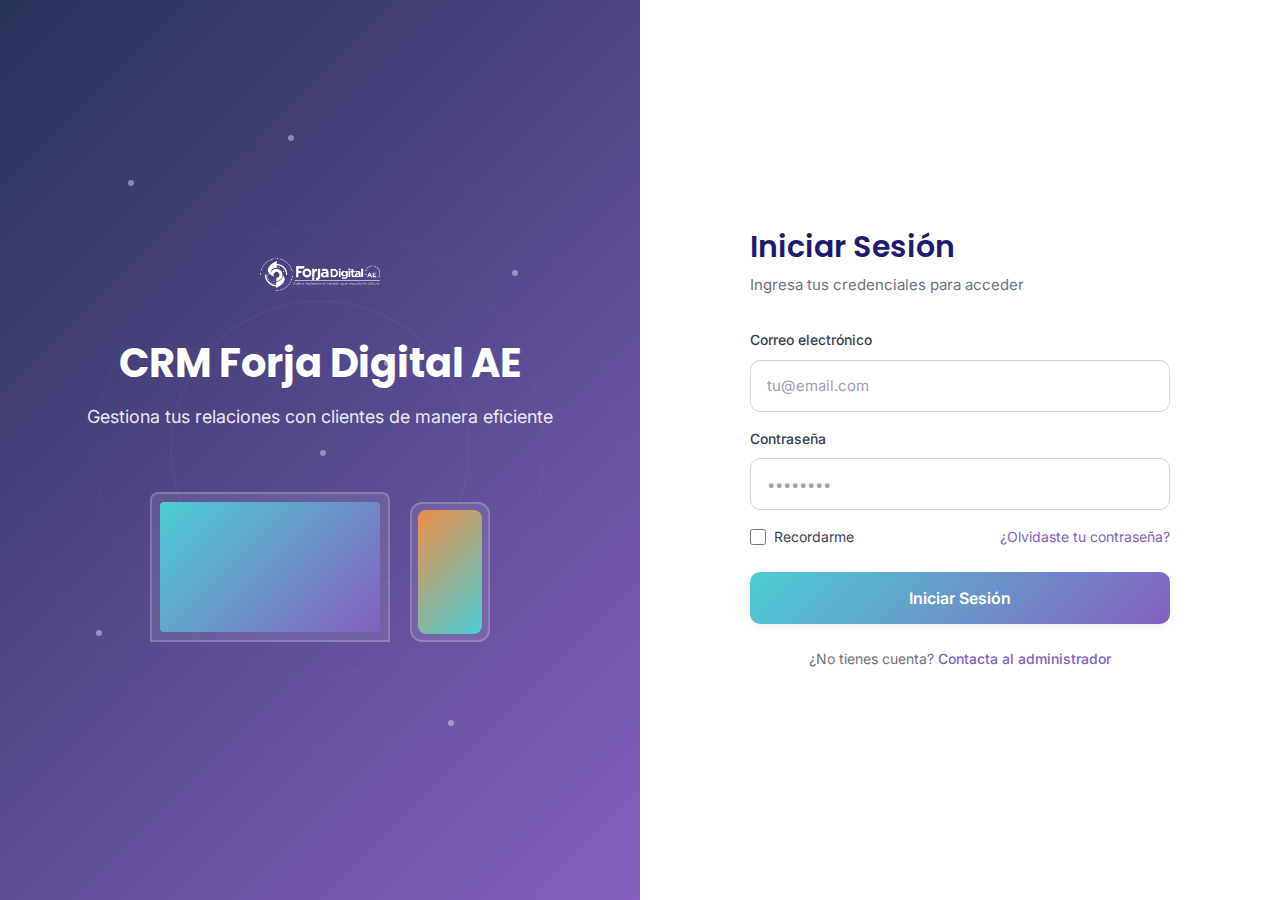
<file: index.html>
<!DOCTYPE html>
<html lang="es">
<head>
    <meta charset="UTF-8">
    <meta name="viewport" content="width=device-width, initial-scale=1.0">
    <title>Login - CRM Forja Digital AE</title>
    
    <!-- Google Fonts -->
    <link rel="preconnect" href="https://fonts.googleapis.com">
    <link rel="preconnect" href="https://fonts.gstatic.com" crossorigin>
    <link href="https://fonts.googleapis.com/css2?family=Inter:wght@400;500;600;700&family=Poppins:wght@600;700&display=swap" rel="stylesheet">
    
    <!-- Styles -->
    <link rel="stylesheet" href="styles.css">
</head>
<body class="login-page">
    
    <!-- Contenedor Principal Split Screen -->
    <div class="login-container">
        
        <!-- Panel Izquierdo (Branding) -->
        <div class="login-left">
            <!-- Órbitas Animadas de Fondo -->
            <div class="orbit-container">
                <div class="orbit orbit-1"></div>
                <div class="orbit orbit-2"></div>
                <div class="orbit orbit-3"></div>
            </div>
            
            <!-- Partículas Flotantes -->
            <div class="particles">
                <div class="particle"></div>
                <div class="particle"></div>
                <div class="particle"></div>
                <div class="particle"></div>
                <div class="particle"></div>
                <div class="particle"></div>
                <div class="particle"></div>
                <div class="particle"></div>
            </div>
            
            <!-- Contenido del Panel -->
            <div class="login-left-content">
                <!-- Logo -->
                <div class="logo-container">
                    <img src="LOGO COLOR.png" alt="Forja Digital AE" class="logo-large">
                </div>
                
                <!-- Título y Subtítulo -->
                <div class="branding-text">
                    <h1 class="branding-title">CRM Forja Digital AE</h1>
                    <p class="branding-subtitle">Gestiona tus relaciones con clientes de manera eficiente</p>
                </div>
                
                <!-- Ilustración decorativa -->
                <div class="illustration">
                    <div class="mockup-container">
                        <div class="mockup-laptop">
                            <div class="laptop-screen"></div>
                        </div>
                        <div class="mockup-mobile">
                            <div class="mobile-screen"></div>
                        </div>
                    </div>
                </div>
            </div>
        </div>
        
        <!-- Panel Derecho (Formulario) -->
        <div class="login-right">
            <div class="login-form-container">
                
                <!-- Logo pequeño móvil -->
                <div class="logo-mobile">
                    <img src="LOGO COLOR.png" alt="Forja Digital AE">
                </div>
                
                <!-- Título -->
                <h2 class="login-title">Iniciar Sesión</h2>
                <p class="login-subtitle">Ingresa tus credenciales para acceder</p>
                
                <!-- Formulario -->
                <form id="loginForm" class="login-form">
                    
                    <!-- Email -->
                    <div class="form-group">
                        <label for="email" class="form-label">Correo electrónico</label>
                        <input 
                            type="email" 
                            id="email" 
                            name="email" 
                            class="form-input" 
                            placeholder="tu@email.com"
                            required
                            autocomplete="email"
                        >
                    </div>
                    
                    <!-- Contraseña -->
                    <div class="form-group">
                        <label for="password" class="form-label">Contraseña</label>
                        <input 
                            type="password" 
                            id="password" 
                            name="password" 
                            class="form-input" 
                            placeholder="••••••••"
                            required
                            autocomplete="current-password"
                        >
                    </div>
                    
                    <!-- Recordarme -->
                    <div class="form-group-inline">
                        <label class="checkbox-label">
                            <input type="checkbox" id="remember" name="remember">
                            <span>Recordarme</span>
                        </label>
                        <a href="#" class="forgot-password">¿Olvidaste tu contraseña?</a>
                    </div>
                    
                    <!-- Mensaje de Error -->
                    <div id="errorMessage" class="error-message" style="display: none;">
                        <span class="error-icon">⚠</span>
                        <span class="error-text">Credenciales inválidas</span>
                    </div>
                    
                    <!-- Botón Submit -->
                    <button type="submit" class="btn-login" id="loginBtn">
                        <span class="btn-text">Iniciar Sesión</span>
                        <span class="btn-loader" style="display: none;">
                            <span class="spinner"></span>
                            Verificando...
                        </span>
                    </button>
                    
                </form>
                
                <!-- Footer -->
                <div class="login-footer">
                    <p class="footer-text">
                        ¿No tienes cuenta? 
                        <a href="#" class="footer-link">Contacta al administrador</a>
                    </p>
                </div>
                
            </div>
        </div>
        
    </div>
    
    <!-- JavaScript -->
    <script src="app.js"></script>
    
</body>
</html>
</file>
<file: styles.css>
/* =====================================================
   RESET Y VARIABLES
===================================================== */

* {
    margin: 0;
    padding: 0;
    box-sizing: border-box;
}

:root {
    /* Colores Institucionales Forja Digital AE */
    --azul-marino: #27325A;
    --azul-secundario: #33487A;
    --purpura: #8560C0;
    --naranja: #EE8028;
    --turquesa: #4CCED5;
    --rojo: #AA2F0C;
    --naranja-suave: #EC8E48;
    --azul-profundo: #1D1A70;
    --azul-noche: #152E57;
    --turquesa-claro: #73CFCE;
    
    /* Colores Complementarios */
    --blanco: #FFFFFF;
    --gris-claro: #F3F4F6;
    --gris-medio: #6B7280;
    --gris-oscuro: #374151;
    --verde: #10B981;
    --borde: #E5E7EB;
    --borde-medio: #D1D5DB;
    
    /* Tipografía */
    --font-heading: 'Poppins', sans-serif;
    --font-body: 'Inter', sans-serif;
    
    /* Sombras */
    --shadow-sm: 0 2px 8px rgba(39, 50, 90, 0.08);
    --shadow-md: 0 8px 24px rgba(39, 50, 90, 0.12);
    --shadow-lg: 0 16px 48px rgba(39, 50, 90, 0.16);
    
    /* Transiciones */
    --transition-fast: 0.2s ease;
    --transition-base: 0.3s cubic-bezier(0.4, 0, 0.2, 1);
}

body {
    font-family: var(--font-body);
    color: var(--azul-profundo);
    background: var(--gris-claro);
    line-height: 1.6;
    -webkit-font-smoothing: antialiased;
    -moz-osx-font-smoothing: grayscale;
}

h1, h2, h3, h4, h5, h6 {
    font-family: var(--font-heading);
    font-weight: 600;
    line-height: 1.2;
}


/* =====================================================
   LOGIN PAGE - SPLIT SCREEN
===================================================== */

.login-page {
    background: var(--blanco);
    overflow: hidden;
}

.login-container {
    display: flex;
    min-height: 100vh;
}


/* =====================================================
   PANEL IZQUIERDO (BRANDING)
===================================================== */

.login-left {
    position: relative;
    width: 50%;
    background: linear-gradient(135deg, var(--azul-marino) 0%, var(--purpura) 100%);
    display: flex;
    align-items: center;
    justify-content: center;
    padding: 60px;
    overflow: hidden;
}

/* Órbitas Animadas */
.orbit-container {
    position: absolute;
    top: 50%;
    left: 50%;
    transform: translate(-50%, -50%);
    width: 600px;
    height: 600px;
}

.orbit {
    position: absolute;
    top: 50%;
    left: 50%;
    transform: translate(-50%, -50%);
    border: 2px solid rgba(255, 255, 255, 0.1);
    border-radius: 50%;
    animation: orbitRotate 20s linear infinite;
}

.orbit-1 {
    width: 300px;
    height: 300px;
    opacity: 0.3;
}

.orbit-2 {
    width: 450px;
    height: 450px;
    opacity: 0.2;
    animation-duration: 30s;
}

.orbit-3 {
    width: 600px;
    height: 600px;
    opacity: 0.1;
    animation-duration: 40s;
}

@keyframes orbitRotate {
    from {
        transform: translate(-50%, -50%) rotate(0deg);
    }
    to {
        transform: translate(-50%, -50%) rotate(360deg);
    }
}

/* Partículas Flotantes */
.particles {
    position: absolute;
    width: 100%;
    height: 100%;
    overflow: hidden;
}

.particle {
    position: absolute;
    width: 6px;
    height: 6px;
    background: rgba(255, 255, 255, 0.4);
    border-radius: 50%;
    animation: drift 15s infinite;
}

.particle:nth-child(1) { top: 20%; left: 20%; animation-delay: 0s; }
.particle:nth-child(2) { top: 40%; left: 60%; animation-delay: 2s; }
.particle:nth-child(3) { top: 60%; left: 30%; animation-delay: 4s; }
.particle:nth-child(4) { top: 80%; left: 70%; animation-delay: 1s; }
.particle:nth-child(5) { top: 30%; left: 80%; animation-delay: 3s; }
.particle:nth-child(6) { top: 70%; left: 15%; animation-delay: 5s; }
.particle:nth-child(7) { top: 50%; left: 50%; animation-delay: 2.5s; }
.particle:nth-child(8) { top: 15%; left: 45%; animation-delay: 4.5s; }

@keyframes drift {
    0%, 100% {
        transform: translate(0, 0);
        opacity: 0;
    }
    10% {
        opacity: 0.4;
    }
    90% {
        opacity: 0.4;
    }
    25% {
        transform: translate(20px, -30px);
    }
    50% {
        transform: translate(-10px, -60px);
    }
    75% {
        transform: translate(-30px, -30px);
    }
}

/* Contenido del Panel Izquierdo */
.login-left-content {
    position: relative;
    z-index: 10;
    text-align: center;
    max-width: 500px;
}

.logo-container {
    margin-bottom: 40px;
    animation: fadeInDown 0.8s ease-out;
}

.logo-large {
    width: 120px;
    height: auto;
    filter: brightness(0) invert(1);
}

.branding-text {
    margin-bottom: 60px;
    animation: fadeInUp 0.8s ease-out 0.2s backwards;
}

.branding-title {
    font-size: 2.5rem;
    color: var(--blanco);
    margin-bottom: 16px;
    font-weight: 700;
}

.branding-subtitle {
    font-size: 1.125rem;
    color: rgba(255, 255, 255, 0.9);
    line-height: 1.6;
}

/* Ilustración Mockup */
.illustration {
    animation: fadeInUp 0.8s ease-out 0.4s backwards;
}

.mockup-container {
    position: relative;
    display: flex;
    align-items: flex-end;
    justify-content: center;
    gap: 20px;
}

.mockup-laptop {
    width: 240px;
    height: 150px;
    background: rgba(255, 255, 255, 0.1);
    border-radius: 8px 8px 0 0;
    padding: 8px;
    border: 2px solid rgba(255, 255, 255, 0.2);
}

.laptop-screen {
    width: 100%;
    height: 100%;
    background: linear-gradient(135deg, var(--turquesa) 0%, var(--purpura) 100%);
    border-radius: 4px;
}

.mockup-mobile {
    width: 80px;
    height: 140px;
    background: rgba(255, 255, 255, 0.1);
    border-radius: 12px;
    padding: 6px;
    border: 2px solid rgba(255, 255, 255, 0.2);
}

.mobile-screen {
    width: 100%;
    height: 100%;
    background: linear-gradient(135deg, var(--naranja-suave) 0%, var(--turquesa) 100%);
    border-radius: 8px;
}


/* =====================================================
   PANEL DERECHO (FORMULARIO)
===================================================== */

.login-right {
    width: 50%;
    background: var(--blanco);
    display: flex;
    align-items: center;
    justify-content: center;
    padding: 60px;
}

.login-form-container {
    width: 100%;
    max-width: 420px;
    animation: fadeIn 1s ease-out;
}

.logo-mobile {
    display: none;
    text-align: center;
    margin-bottom: 30px;
}

.logo-mobile img {
    width: 60px;
    height: auto;
}

.login-title {
    font-size: 1.875rem;
    color: var(--azul-profundo);
    margin-bottom: 8px;
}

.login-subtitle {
    font-size: 0.9375rem;
    color: var(--gris-medio);
    margin-bottom: 32px;
}

/* Formulario */
.login-form {
    width: 100%;
}

.form-group {
    margin-bottom: 20px;
}

.form-label {
    display: block;
    font-size: 0.875rem;
    font-weight: 500;
    color: var(--gris-oscuro);
    margin-bottom: 8px;
}

.form-input {
    width: 100%;
    height: 52px;
    padding: 0 16px;
    font-size: 1rem;
    font-family: var(--font-body);
    color: var(--azul-profundo);
    background: var(--blanco);
    border: 1px solid var(--borde-medio);
    border-radius: 10px;
    transition: var(--transition-fast);
}

.form-input:focus {
    outline: none;
    border-color: var(--turquesa);
    box-shadow: 0 0 0 3px rgba(76, 206, 213, 0.1);
}

.form-input::placeholder {
    color: #9CA3AF;
}

/* Recordarme y Olvidaste contraseña */
.form-group-inline {
    display: flex;
    align-items: center;
    justify-content: space-between;
    margin-bottom: 24px;
}

.checkbox-label {
    display: flex;
    align-items: center;
    font-size: 0.875rem;
    color: var(--gris-oscuro);
    cursor: pointer;
}

.checkbox-label input[type="checkbox"] {
    margin-right: 8px;
    width: 16px;
    height: 16px;
    cursor: pointer;
}

.forgot-password {
    font-size: 0.875rem;
    color: var(--purpura);
    text-decoration: none;
    transition: var(--transition-fast);
}

.forgot-password:hover {
    color: var(--azul-profundo);
}

/* Mensaje de Error */
.error-message {
    display: flex;
    align-items: center;
    gap: 8px;
    padding: 12px 16px;
    background: rgba(170, 47, 12, 0.1);
    border: 1px solid var(--rojo);
    border-radius: 8px;
    margin-bottom: 20px;
    animation: shake 0.5s;
}

.error-icon {
    font-size: 1.125rem;
}

.error-text {
    font-size: 0.875rem;
    color: var(--rojo);
    font-weight: 500;
}

@keyframes shake {
    0%, 100% { transform: translateX(0); }
    25% { transform: translateX(-10px); }
    75% { transform: translateX(10px); }
}

/* Botón Login */
.btn-login {
    width: 100%;
    height: 52px;
    background: linear-gradient(135deg, var(--turquesa) 0%, var(--purpura) 100%);
    color: var(--blanco);
    font-size: 1rem;
    font-weight: 600;
    font-family: var(--font-body);
    border: none;
    border-radius: 10px;
    cursor: pointer;
    transition: var(--transition-fast);
    box-shadow: var(--shadow-sm);
    position: relative;
    overflow: hidden;
}

.btn-login:hover {
    transform: scale(1.02);
    filter: brightness(1.1);
    box-shadow: var(--shadow-md);
}

.btn-login:active {
    transform: scale(0.98);
}

.btn-login:disabled {
    cursor: not-allowed;
    opacity: 0.7;
}

.btn-loader {
    display: flex;
    align-items: center;
    justify-content: center;
    gap: 8px;
}

.spinner {
    width: 16px;
    height: 16px;
    border: 2px solid rgba(255, 255, 255, 0.3);
    border-top-color: var(--blanco);
    border-radius: 50%;
    animation: spin 0.6s linear infinite;
}

@keyframes spin {
    to { transform: rotate(360deg); }
}

/* Footer */
.login-footer {
    text-align: center;
    margin-top: 24px;
}

.footer-text {
    font-size: 0.875rem;
    color: var(--gris-medio);
}

.footer-link {
    color: var(--purpura);
    text-decoration: none;
    font-weight: 500;
    transition: var(--transition-fast);
}

.footer-link:hover {
    color: var(--azul-profundo);
}


/* =====================================================
   ANIMACIONES GLOBALES
===================================================== */

@keyframes fadeIn {
    from {
        opacity: 0;
    }
    to {
        opacity: 1;
    }
}

@keyframes fadeInDown {
    from {
        opacity: 0;
        transform: translateY(-20px);
    }
    to {
        opacity: 1;
        transform: translateY(0);
    }
}

@keyframes fadeInUp {
    from {
        opacity: 0;
        transform: translateY(20px);
    }
    to {
        opacity: 1;
        transform: translateY(0);
    }
}


/* =====================================================
   RESPONSIVE
===================================================== */

@media (max-width: 1024px) {
    .login-left {
        width: 40%;
        padding: 40px;
    }
    
    .login-right {
        width: 60%;
        padding: 40px;
    }
    
    .branding-title {
        font-size: 2rem;
    }
    
    .branding-subtitle {
        font-size: 1rem;
    }
}

@media (max-width: 768px) {
    .login-container {
        flex-direction: column;
    }
    
    .login-left {
        width: 100%;
        min-height: 40vh;
        padding: 40px 20px;
    }
    
    .login-right {
        width: 100%;
        padding: 40px 20px;
    }
    
    .logo-mobile {
        display: block;
    }
    
    .logo-container {
        display: none;
    }
    
    .branding-title {
        font-size: 1.75rem;
    }
    
    .branding-subtitle {
        font-size: 0.9375rem;
    }
    
    .illustration {
        display: none;
    }
    
    .orbit-container {
        width: 400px;
        height: 400px;
    }
}

/* =====================================================
   DASHBOARD STYLES. DASHBOARD STYLES
===================================================== */

.dashboard-page {
    display: flex;
    background: var(--gris-claro);
}

/* Sidebar */
.sidebar {
    position: fixed;
    left: 0;
    top: 0;
    width: 240px;
    height: 100vh;
    background: var(--azul-marino);
    display: flex;
    flex-direction: column;
    z-index: 100;
}

.sidebar-header {
    padding: 24px 20px;
    border-bottom: 1px solid rgba(255, 255, 255, 0.1);
    display: flex;
    align-items: center;
    gap: 12px;
}

.sidebar-logo {
    width: 36px;
    height: auto;
    filter: brightness(0) invert(1);
}

.sidebar-title {
    font-size: 1.25rem;
    color: white;
    font-weight: 700;
    font-family: var(--font-heading);
}

.sidebar-nav {
    flex: 1;
    padding: 20px 0;
    overflow-y: auto;
}

.nav-item {
    display: flex;
    align-items: center;
    gap: 12px;
    padding: 12px 20px;
    color: rgba(255, 255, 255, 0.7);
    text-decoration: none;
    transition: var(--transition-fast);
    font-size: 0.9375rem;
}

.nav-item i {
    width: 20px;
    height: 20px;
}

.nav-item:hover {
    background: rgba(255, 255, 255, 0.1);
    color: white;
}

.nav-item.active {
    background: var(--azul-secundario);
    color: white;
    border-left: 4px solid var(--turquesa);
    padding-left: 16px;
}

.sidebar-footer {
    padding: 20px;
    border-top: 1px solid rgba(255, 255, 255, 0.1);
}

.btn-logout {
    width: 100%;
    display: flex;
    align-items: center;
    justify-content: center;
    gap: 8px;
    padding: 12px;
    background: transparent;
    border: 1px solid rgba(255, 255, 255, 0.2);
    border-radius: 8px;
    color: rgba(255, 255, 255, 0.7);
    cursor: pointer;
    transition: var(--transition-fast);
    font-size: 0.875rem;
}

.btn-logout:hover {
    background: rgba(170, 47, 12, 0.2);
    border-color: var(--rojo);
    color: white;
}

/* Main Wrapper */
.main-wrapper {
    margin-left: 240px;
    width: calc(100% - 240px);
    min-height: 100vh;
    display: flex;
    flex-direction: column;
}

/* Header */
.header {
    position: sticky;
    top: 0;
    height: 70px;
    background: white;
    border-bottom: 1px solid var(--borde);
    display: flex;
    align-items: center;
    justify-content: space-between;
    padding: 0 30px;
    z-index: 50;
}

.header-search {
    display: flex;
    align-items: center;
    gap: 12px;
    width: 400px;
    padding: 0 16px;
    height: 42px;
    background: var(--gris-claro);
    border-radius: 24px;
}

.header-search i {
    width: 18px;
    height: 18px;
    color: var(--gris-medio);
}

.header-search input {
    flex: 1;
    border: none;
    background: transparent;
    font-size: 0.875rem;
    color: var(--azul-profundo);
}

.header-search input::placeholder {
    color: var(--gris-medio);
}

.header-search input:focus {
    outline: none;
}

.header-actions {
    display: flex;
    align-items: center;
    gap: 16px;
}

.header-btn {
    width: 40px;
    height: 40px;
    display: flex;
    align-items: center;
    justify-content: center;
    background: transparent;
    border: none;
    border-radius: 8px;
    cursor: pointer;
    transition: var(--transition-fast);
    position: relative;
}

.header-btn:hover {
    background: var(--gris-claro);
}

.header-btn i {
    width: 20px;
    height: 20px;
    color: var(--gris-oscuro);
}

.header-btn.notifications .badge {
    position: absolute;
    top: 8px;
    right: 8px;
    width: 18px;
    height: 18px;
    background: var(--rojo);
    color: white;
    font-size: 0.625rem;
    font-weight: 600;
    border-radius: 50%;
    display: flex;
    align-items: center;
    justify-content: center;
}

.user-menu {
    display: flex;
    align-items: center;
    gap: 12px;
    padding-left: 16px;
    border-left: 1px solid var(--borde);
}

.user-avatar {
    width: 40px;
    height: 40px;
    border-radius: 50%;
    background: linear-gradient(135deg, var(--turquesa), var(--purpura));
    display: flex;
    align-items: center;
    justify-content: center;
    color: white;
    font-weight: 600;
    font-size: 0.875rem;
}

.user-info {
    display: flex;
    flex-direction: column;
}

.user-name {
    font-size: 0.875rem;
    font-weight: 600;
    color: var(--azul-profundo);
}

.user-role {
    font-size: 0.75rem;
    color: var(--gris-medio);
}

/* Content */
.content {
    flex: 1;
    padding: 30px;
}

/* Hero Section */
.hero {
    position: relative;
    background: linear-gradient(135deg, var(--azul-marino), var(--purpura));
    border-radius: 16px;
    padding: 48px;
    margin-bottom: 32px;
    overflow: hidden;
}

.hero-background {
    position: absolute;
    inset: 0;
    overflow: hidden;
}

.hero-content {
    position: relative;
    z-index: 10;
}

.hero-title {
    font-size: 2rem;
    color: white;
    margin-bottom: 8px;
}

.hero-subtitle {
    font-size: 1.125rem;
    color: rgba(255, 255, 255, 0.9);
}

/* Metrics Grid */
.metrics-grid {
    display: grid;
    grid-template-columns: repeat(3, 1fr);
    gap: 24px;
    margin-bottom: 32px;
}

.metric-card {
    background: white;
    border-radius: 12px;
    padding: 24px;
    display: flex;
    align-items: flex-start;
    gap: 16px;
    box-shadow: var(--shadow-sm);
    transition: var(--transition-base);
}

.metric-card:hover {
    transform: translateY(-4px);
    box-shadow: var(--shadow-md);
}

.metric-icon {
    width: 48px;
    height: 48px;
    border-radius: 12px;
    display: flex;
    align-items: center;
    justify-content: center;
}

.metric-icon i {
    width: 24px;
    height: 24px;
}

.metric-content {
    flex: 1;
}

.metric-label {
    display: block;
    font-size: 0.75rem;
    color: var(--gris-medio);
    text-transform: uppercase;
    letter-spacing: 0.05em;
    margin-bottom: 8px;
}

.metric-value {
    font-size: 2rem;
    font-weight: 700;
    color: var(--azul-profundo);
    margin-bottom: 8px;
}

.metric-change {
    display: flex;
    align-items: center;
    gap: 4px;
    font-size: 0.875rem;
    font-weight: 500;
}

.metric-change.positive {
    color: var(--verde);
}

.metric-change.negative {
    color: var(--rojo);
}

.metric-change i {
    width: 16px;
    height: 16px;
}

/* Charts Section */
.charts-section {
    display: grid;
    grid-template-columns: 1.5fr 1fr;
    gap: 24px;
}

.chart-card, .activity-card {
    background: white;
    border-radius: 12px;
    padding: 24px;
    box-shadow: var(--shadow-sm);
}

.chart-header, .activity-header {
    display: flex;
    align-items: center;
    justify-content: space-between;
    margin-bottom: 24px;
}

.chart-title, .activity-title {
    font-size: 1.25rem;
    font-weight: 600;
    color: var(--azul-profundo);
}

.chart-actions {
    display: flex;
    gap: 8px;
}

.btn-icon {
    width: 32px;
    height: 32px;
    display: flex;
    align-items: center;
    justify-content: center;
    background: transparent;
    border: none;
    border-radius: 6px;
    cursor: pointer;
    transition: var(--transition-fast);
}

.btn-icon:hover {
    background: var(--gris-claro);
}

.btn-icon i {
    width: 18px;
    height: 18px;
    color: var(--gris-medio);
}

.btn-link {
    font-size: 0.875rem;
    color: var(--purpura);
    text-decoration: none;
    font-weight: 500;
    transition: var(--transition-fast);
}

.btn-link:hover {
    color: var(--azul-profundo);
}

.chart-container {
    height: 300px;
}

/* Activity List */
.activity-list {
    display: flex;
    flex-direction: column;
    gap: 16px;
}

.activity-item {
    display: flex;
    gap: 12px;
    padding-bottom: 16px;
    border-bottom: 1px solid var(--borde);
}

.activity-item:last-child {
    border-bottom: none;
    padding-bottom: 0;
}

.activity-avatar {
    width: 40px;
    height: 40px;
    border-radius: 50%;
    display: flex;
    align-items: center;
    justify-content: center;
    color: white;
    font-weight: 600;
    font-size: 0.875rem;
    flex-shrink: 0;
}

.activity-content {
    flex: 1;
}

.activity-text {
    font-size: 0.875rem;
    color: var(--azul-profundo);
    margin-bottom: 4px;
}

.activity-link {
    color: var(--purpura);
    font-weight: 500;
}

.activity-time {
    font-size: 0.75rem;
    color: var(--gris-medio);
}

/* Animación Spin */
@keyframes spin {
    from { transform: rotate(0deg); }
    to { transform: rotate(360deg); }
}

/* Responsive */
@media (max-width: 1200px) {
    .metrics-grid {
        grid-template-columns: repeat(2, 1fr);
    }
    
    .charts-section {
        grid-template-columns: 1fr;
    }
}

@media (max-width: 768px) {
    .sidebar {
        transform: translateX(-100%);
    }
    
    .main-wrapper {
        margin-left: 0;
        width: 100%;
    }
    
    .metrics-grid {
        grid-template-columns: 1fr;
    }
    
    .header-search {
        display: none;
    }
}

/* =====================================================
   LEADS PAGE STYLES
===================================================== */

/* Page Header */
.page-header {
    display: flex;
    align-items: center;
    justify-content: space-between;
    margin-bottom: 32px;
}

.page-title {
    font-size: 1.875rem;
    font-weight: 700;
    color: var(--azul-profundo);
    margin-bottom: 4px;
}

.page-subtitle {
    font-size: 0.9375rem;
    color: var(--gris-medio);
}

.btn-primary {
    display: inline-flex;
    align-items: center;
    gap: 8px;
    padding: 12px 24px;
    background: var(--turquesa);
    color: white;
    border: none;
    border-radius: 10px;
    font-weight: 600;
    cursor: pointer;
    transition: var(--transition-fast);
    box-shadow: var(--shadow-sm);
}

.btn-primary:hover {
    transform: scale(1.05);
    filter: brightness(1.1);
}

.btn-primary i {
    width: 18px;
    height: 18px;
}

.btn-secondary {
    display: inline-flex;
    align-items: center;
    gap: 8px;
    padding: 12px 24px;
    background: white;
    color: var(--azul-profundo);
    border: 1px solid var(--borde);
    border-radius: 10px;
    font-weight: 600;
    cursor: pointer;
    transition: var(--transition-fast);
}

.btn-secondary:hover {
    background: var(--gris-claro);
    border-color: var(--gris-medio);
}

.btn-secondary i {
    width: 18px;
    height: 18px;
}

/* Stats Row */
.stats-row {
    display: grid;
    grid-template-columns: repeat(4, 1fr);
    gap: 16px;
    margin-bottom: 24px;
}

.stat-card {
    background: white;
    border-radius: 12px;
    padding: 20px;
    display: flex;
    align-items: center;
    gap: 16px;
    box-shadow: var(--shadow-sm);
}

.stat-icon {
    width: 48px;
    height: 48px;
    border-radius: 10px;
    display: flex;
    align-items: center;
    justify-content: center;
}

.stat-icon i {
    width: 24px;
    height: 24px;
}

.stat-content {
    display: flex;
    flex-direction: column;
}

.stat-label {
    font-size: 0.75rem;
    color: var(--gris-medio);
    text-transform: uppercase;
    letter-spacing: 0.05em;
    margin-bottom: 4px;
}

.stat-value {
    font-size: 1.75rem;
    font-weight: 700;
    color: var(--azul-profundo);
}

/* Filters Bar */
.filters-bar {
    background: white;
    border-radius: 12px;
    padding: 16px 20px;
    margin-bottom: 24px;
    display: flex;
    align-items: center;
    justify-content: space-between;
    box-shadow: var(--shadow-sm);
}

.filters-left {
    display: flex;
    gap: 16px;
}

.filter-group {
    display: flex;
    align-items: center;
    gap: 8px;
}

.filter-group i {
    width: 18px;
    height: 18px;
    color: var(--gris-medio);
}

.filter-select {
    padding: 8px 12px;
    border: 1px solid var(--borde);
    border-radius: 8px;
    font-size: 0.875rem;
    color: var(--azul-profundo);
    background: white;
    cursor: pointer;
}

.filter-select:focus {
    outline: none;
    border-color: var(--turquesa);
}

/* Table */
.table-card {
    background: white;
    border-radius: 12px;
    overflow: hidden;
    box-shadow: var(--shadow-sm);
}

.data-table {
    width: 100%;
    border-collapse: collapse;
}

.data-table thead {
    background: var(--gris-claro);
}

.data-table th {
    padding: 16px;
    text-align: left;
    font-size: 0.75rem;
    font-weight: 600;
    color: var(--gris-oscuro);
    text-transform: uppercase;
    letter-spacing: 0.05em;
}

.data-table td {
    padding: 16px;
    border-bottom: 1px solid var(--borde);
    font-size: 0.875rem;
}

.data-table tr:last-child td {
    border-bottom: none;
}

.data-table tbody tr {
    transition: var(--transition-fast);
}

.data-table tbody tr:hover {
    background: var(--gris-claro);
}

.table-user {
    display: flex;
    align-items: center;
    gap: 12px;
}

.table-avatar {
    width: 36px;
    height: 36px;
    border-radius: 50%;
    display: flex;
    align-items: center;
    justify-content: center;
    color: white;
    font-weight: 600;
    font-size: 0.75rem;
    flex-shrink: 0;
}

.table-name {
    font-weight: 600;
    color: var(--azul-profundo);
}

.contact-icons {
    display: flex
    gap: 8px;
}

.contact-btn {
    width: 32px;
    height: 32px;
    display: flex;
    align-items: center;
    justify-content: center;
    background: var(--gris-claro);
    border-radius: 6px;
    color: var(--gris-medio);
    transition: var(--transition-fast);
    text-decoration: none;
}

.contact-btn:hover {
    background: var(--turquesa);
    color: white;
}

.contact-btn i {
    width: 16px;
    height: 16px;
}

.table-value {
    font-weight: 600;
    color: var(--azul-profundo);
}

.table-actions {
    display: flex;
    gap: 4px;
}

.btn-icon {
    width: 32px;
    height: 32px;
    display: flex;
    align-items: center;
    justify-content: center;
    background: transparent;
    border: none;
    border-radius: 6px;
    cursor: pointer;
    transition: var(--transition-fast);
}

.btn-icon:hover {
    background: var(--gris-claro);
}

.btn-icon.btn-danger:hover {
    background: rgba(170, 47, 12, 0.1);
    color: var(--rojo);
}

.btn-icon i {
    width: 16px;
    height: 16px;
}

/* Badges */
.badge-status, .badge-priority {
    display: inline-block;
    padding: 4px 12px;
    border-radius: 20px;
    font-size: 0.75rem;
    font-weight: 600;
    text-transform: capitalize;
}

.badge-nuevo {
    background: rgba(76, 206, 213, 0.1);
    color: #4CCED5;
}

.badge-contactado {
    background: rgba(238, 128, 40, 0.1);
    color: #EE8028;
}

.badge-calificado {
    background: rgba(133, 96, 192, 0.1);
    color: #8560C0;
}

.badge-convertido {
    background: rgba(16, 185, 129, 0.1);
    color: #10B981;
}

.badge-alta {
    background: rgba(170, 47, 12, 0.1);
    color: #AA2F0C;
}

.badge-media {
    background: rgba(238, 128, 40, 0.1);
    color: #EE8028;
}

.badge-baja {
    background: rgba(107, 114, 128, 0.1);
    color: #6B7280;
}

/* Modal */
.modal {
    position: fixed;
    inset: 0;
    z-index: 1000;
    display: flex;
    align-items: center;
    justify-content: center;
    animation: fadeIn 0.3s ease;
}

.modal-overlay {
    position: absolute;
    inset: 0;
    background: rgba(0, 0, 0, 0.5);
}

.modal-container {
    position: relative;
    background: white;
    border-radius: 16px;
    width: 90%;
    max-width: 700px;
    max-height: 90vh;
    overflow-y: auto;
    box-shadow: var(--shadow-lg);
    animation: scaleIn 0.3s ease;
}

@keyframes scaleIn {
    from {
        opacity: 0;
        transform: scale(0.9);
    }
    to {
        opacity: 1;
        transform: scale(1);
    }
}

.modal-header {
    display: flex;
    align-items: center;
    justify-content: space-between;
    padding: 24px;
    border-bottom: 1px solid var(--borde);
}

.modal-title {
    font-size: 1.5rem;
    font-weight: 700;
    color: var(--azul-profundo);
}

.modal-close {
    width: 36px;
    height: 36px;
    display: flex;
    align-items: center;
    justify-content: center;
    background: transparent;
    border: none;
    border-radius: 8px;
    cursor: pointer;
    transition: var(--transition-fast);
}

.modal-close:hover {
    background: var(--gris-claro);
}

.modal-close i {
    width: 20px;
    height: 20px;
}

.modal-form {
    padding: 24px;
}

.form-row {
    display: grid;
    grid-template-columns: 1fr 1fr;
    gap: 16px;
    margin-bottom: 16px;
}

.form-group {
    display: flex;
    flex-direction: column;
    margin-bottom: 16px;
}

.form-label {
    font-size: 0.875rem;
    font-weight: 500;
    color: var(--gris-oscuro);
    margin-bottom: 8px;
}

.form-input {
    width: 100%;
    padding: 12px 16px;
    border: 1px solid var(--borde-medio);
    border-radius: 10px;
    font-size: 0.9375rem;
    color: var(--azul-profundo);
    transition: var(--transition-fast);
    font-family: var(--font-body);
}

.form-input:focus {
    outline: none;
    border-color: var(--turquesa);
    box-shadow: 0 0 0 3px rgba(76, 206, 213, 0.1);
}

textarea.form-input {
    resize: vertical;
}

select.form-input {
    cursor: pointer;
}

.modal-footer {
    display: flex;
    gap: 12px;
    justify-content: flex-end;
    padding: 24px;
    border-top: 1px solid var(--borde);
}

/* Responsive */
@media (max-width: 1200px) {
    .stats-row {
        grid-template-columns: repeat(2, 1fr);
    }
}

@media (max-width: 768px) {
    .page-header {
        flex-direction: column;
        align-items: flex-start;
        gap: 16px;
    }
    
    .stats-row {
        grid-template-columns: 1fr;
    }
    
    .filters-bar {
        flex-direction: column;
        gap: 16px;
    }
    
    .filters-left {
        flex-direction: column;
        width: 100%;
    }
    
    .filter-group {
        width: 100%;
    }
    
    .filter-select {
        width: 100%;
    }
    
    .table-card {
        overflow-x: auto;
    }
    
    .data-table {
        min-width: 800px;
    }
    
    .form-row {
        grid-template-columns: 1fr;
    }
}

/* =====================================================
   PIPELINE PAGE STYLES
===================================================== */

/* Pipeline Metrics */
.pipeline-metrics {
    display: grid;
    grid-template-columns: repeat(3, 1fr);
    gap: 20px;
    margin-bottom: 24px;
}

.pipeline-metric-card {
    background: white;
    border-radius: 12px;
    padding: 24px;
    display: flex;
    align-items: center;
    gap: 16px;
    box-shadow: var(--shadow-sm);
}

/* Pipeline Filters */
.pipeline-filters {
    background: white;
    border-radius: 12px;
    padding: 16px 20px;
    margin-bottom: 24px;
    display: flex;
    gap: 16px;
    box-shadow: var(--shadow-sm);
}

/* Kanban Board */
.kanban-board {
    display: grid;
    grid-template-columns: repeat(5, 1fr);
    gap: 16px;
    min-height: 600px;
}

.kanban-column {
    background: var(--gris-claro);
    border-radius: 12px;
    padding: 16px;
    display: flex;
    flex-direction: column;
    min-width: 0;
}

.kanban-header {
    padding: 12px;
    border-radius: 8px;
    margin-bottom: 12px;
}

.kanban-title {
    display: flex;
    align-items: center;
    gap: 8px;
    margin-bottom: 8px;
    font-weight: 600;
    font-size: 0.875rem;
    color: var(--azul-profundo);
}

.kanban-dot {
    width: 8px;
    height: 8px;
    border-radius: 50%;
}

.kanban-count {
    display: inline-flex;
    align-items: center;
    justify-content: center;
    min-width: 20px;
    height: 20px;
    padding: 0 6px;
    background: white;
    border-radius: 10px;
    font-size: 0.75rem;
    font-weight: 600;
    color: var(--azul-profundo);
}

.kanban-total {
    font-size: 0.875rem;
    font-weight: 700;
    color: var(--azul-profundo);
}

.kanban-cards {
    flex: 1;
    display: flex;
    flex-direction: column;
    gap: 12px;
    overflow-y: auto;
}

/* Kanban Card */
.kanban-card {
    background: white;
    border-radius: 10px;
    padding: 16px;
    box-shadow: var(--shadow-sm);
    transition: var(--transition-base);
    cursor: pointer;
}

.kanban-card:hover {
    transform: translateY(-2px);
    box-shadow: var(--shadow-md);
}

.card-header {
    display: flex;
    align-items: flex-start;
    justify-content: space-between;
    margin-bottom: 8px;
}

.card-title {
    font-size: 0.9375rem;
    font-weight: 600;
    color: var(--azul-profundo);
    line-height: 1.4;
    flex: 1;
}

.card-menu {
    width: 24px;
    height: 24px;
    display: flex;
    align-items: center;
    justify-content: center;
    background: transparent;
    border: none;
    border-radius: 4px;
    cursor: pointer;
    transition: var(--transition-fast);
    flex-shrink: 0;
}

.card-menu:hover {
    background: var(--gris-claro);
}

.card-menu i {
    width: 16px;
    height: 16px;
    color: var(--gris-medio);
}

.card-company {
    font-size: 0.8125rem;
    color: var(--gris-medio);
    margin-bottom: 12px;
}

.card-divider {
    height: 1px;
    background: var(--borde);
    margin: 12px 0;
}

.card-value {
    font-size: 1.25rem;
    font-weight: 700;
    color: var(--azul-profundo);
    margin-bottom: 8px;
}

.card-probability {
    margin-bottom: 12px;
}

.probability-badge {
    display: inline-flex;
    align-items: center;
    gap: 4px;
    padding: 4px 10px;
    border-radius: 12px;
    font-size: 0.75rem;
    font-weight: 600;
}

.probability-badge i {
    width: 12px;
    height: 12px;
}

.card-footer {
    display: flex;
    align-items: center;
    justify-content: space-between;
}

.card-date {
    display: flex;
    align-items: center;
    gap: 4px;
    font-size: 0.75rem;
    color: var(--gris-medio);
}

.card-date i {
    width: 14px;
    height: 14px;
}

.card-avatar {
    width: 32px;
    height: 32px;
    border-radius: 50%;
    display: flex;
    align-items: center;
    justify-content: center;
    color: white;
    font-weight: 600;
    font-size: 0.75rem;
}

/* Responsive Pipeline */
@media (max-width: 1400px) {
    .kanban-board {
        grid-template-columns: repeat(3, 1fr);
    }
}

@media (max-width: 1024px) {
    .pipeline-metrics {
        grid-template-columns: 1fr;
    }
    
    .kanban-board {
        grid-template-columns: repeat(2, 1fr);
    }
}

@media (max-width: 768px) {
    .pipeline-filters {
        flex-direction: column;
    }
    
    .kanban-board {
        grid-template-columns: 1fr;
    }
}

/* =====================================================
   INTERACCIONES PAGE STYLES
===================================================== */

.interactions-stats {
    display: grid;
    grid-template-columns: repeat(4, 1fr);
    gap: 16px;
    margin-bottom: 24px;
}

.interactions-filters {
    background: white;
    border-radius: 12px;
    padding: 16px 20px;
    margin-bottom: 32px;
    box-shadow: var(--shadow-sm);
}

/* Timeline */
.timeline-container {
    position: relative;
}

.timeline-item {
    position: relative;
    display: flex;
    gap: 24px;
    margin-bottom: 32px;
    animation: fadeInUp 0.5s ease;
}

.timeline-item:last-child .timeline-line {
    display: none;
}

.timeline-line {
    position: absolute;
    left: 27px;
    top: 54px;
    bottom: -32px;
    width: 2px;
    background: var(--borde);
}

.timeline-icon {
    width: 54px;
    height: 54px;
    border-radius: 50%;
    display: flex;
    align-items: center;
    justify-content: center;
    flex-shrink: 0;
    z-index: 1;
    box-shadow: 0 0 0 4px white;
}

.timeline-icon i {
    width: 24px;
    height: 24px;
    color: white;
}

.timeline-card {
    flex: 1;
    background: white;
    border-radius: 12px;
    padding: 20px;
    box-shadow: var(--shadow-sm);
    transition: var(--transition-base);
}

.timeline-card:hover {
    transform: translateX(4px);
    box-shadow: var(--shadow-md);
}

.timeline-header {
    display: flex;
    align-items: center;
    justify-content: space-between;
    margin-bottom: 12px;
}

.timeline-badge {
    display: inline-block;
    padding: 4px 12px;
    border-radius: 12px;
    font-size: 0.75rem;
    font-weight: 600;
    text-transform: uppercase;
}

.badge-llamada {
    background: rgba(76, 206, 213, 0.1);
    color: #4CCED5;
}

.badge-email {
    background: rgba(133, 96, 192, 0.1);
    color: #8560C0;
}

.badge-reunion {
    background: rgba(238, 128, 40, 0.1);
    color: #EE8028;
}

.badge-nota {
    background: rgba(39, 50, 90, 0.1);
    color: #27325A;
}

.timeline-date {
    font-size: 0.8125rem;
    color: var(--gris-medio);
}

.timeline-description {
    font-size: 0.9375rem;
    color: var(--azul-profundo);
    line-height: 1.6;
    margin-bottom: 16px;
}

.timeline-footer {
    padding-top: 16px;
    border-top: 1px solid var(--borde);
}

.timeline-user {
    display: flex;
    align-items: center;
    gap: 10px;
}

.timeline-avatar {
    width: 32px;
    height: 32px;
    border-radius: 50%;
    display: flex;
    align-items: center;
    justify-content: center;
    color: white;
    font-weight: 600;
    font-size: 0.75rem;
}

.timeline-user span {
    font-size: 0.875rem;
    color: var(--gris-medio);
}

/* Responsive Interacciones */
@media (max-width: 1024px) {
    .interactions-stats {
        grid-template-columns: repeat(2, 1fr);
    }
}

@media (max-width: 768px) {
    .interactions-stats {
        grid-template-columns: 1fr;
    }
    
    .timeline-item {
        gap: 16px;
    }
    
    .timeline-icon {
        width: 42px;
        height: 42px;
    }
    
    .timeline-icon i {
        width: 20px;
        height: 20px;
    }
    
    .timeline-line {
        left: 21px;
    }
}

/* =====================================================
   PROPUESTAS PAGE STYLES
===================================================== */

.proposals-stats {
    display: grid;
    grid-template-columns: repeat(4, 1fr);
    gap: 16px;
    margin-bottom: 24px;
}

.stat-sublabel {
    display: block;
    font-size: 0.75rem;
    color: var(--gris-medio);
    margin-top: 4px;
}

.proposals-filters {
    background: white;
    border-radius: 12px;
    padding: 16px 20px;
    margin-bottom: 24px;
    box-shadow: var(--shadow-sm);
}

/* Proposals Grid */
.proposals-grid {
    display: grid;
    grid-template-columns: repeat(3, 1fr);
    gap: 24px;
}

.proposal-card {
    background: white;
    border-radius: 12px;
    padding: 24px;
    box-shadow: var(--shadow-sm);
    transition: var(--transition-base);
    border-left: 4px solid transparent;
}

.proposal-card:hover {
    transform: translateY(-4px);
    box-shadow: var(--shadow-md);
}

.proposal-card[data-status="enviada"] {
    border-left-color: #4CCED5;
}

.proposal-card[data-status="aprobada"] {
    border-left-color: #10B981;
}

.proposal-card[data-status="borrador"] {
    border-left-color: #6B7280;
}

.proposal-card[data-status="rechazada"] {
    border-left-color: #AA2F0C;
}

.proposal-header {
    display: flex;
    align-items: center;
    justify-content: space-between;
    margin-bottom: 16px;
}

.proposal-status-badge {
    display: inline-block;
    padding: 4px 12px;
    border-radius: 12px;
    font-size: 0.75rem;
    font-weight: 600;
    text-transform: capitalize;
}

.badge-enviada {
    background: rgba(76, 206, 213, 0.1);
    color: #4CCED5;
}

.badge-aprobada {
    background: rgba(16, 185, 129, 0.1);
    color: #10B981;
}

.badge-borrador {
    background: rgba(107, 114, 128, 0.1);
    color: #6B7280;
}

.badge-rechazada {
    background: rgba(170, 47, 12, 0.1);
    color: #AA2F0C;
}

.badge-revision {
    background: rgba(238, 128, 40, 0.1);
    color: #EE8028;
}

.proposal-menu {
    width: 32px;
    height: 32px;
    display: flex;
    align-items: center;
    justify-content: center;
    background: transparent;
    border: none;
    border-radius: 6px;
    cursor: pointer;
    transition: var(--transition-fast);
}

.proposal-menu:hover {
    background: var(--gris-claro);
}

.proposal-menu i {
    width: 18px;
    height: 18px;
    color: var(--gris-medio);
}

.proposal-title {
    font-size: 1.125rem;
    font-weight: 600;
    color: var(--azul-profundo);
    margin-bottom: 8px;
    line-height: 1.4;
}

.proposal-client {
    font-size: 0.875rem;
    color: var(--gris-medio);
    margin-bottom: 4px;
}

.proposal-subtitle {
    font-size: 0.8125rem;
    color: var(--gris-medio);
}

.proposal-divider {
    height: 1px;
    background: var(--borde);
    margin: 16px 0;
}

.proposal-description {
    font-size: 0.875rem;
    color: var(--azul-profundo);
    line-height: 1.5;
}

.proposal-value {
    font-size: 1.5rem;
    font-weight: 700;
    color: var(--azul-profundo);
    margin-bottom: 16px;
}

.proposal-dates {
    display: flex;
    flex-direction: column;
    gap: 8px;
    margin-bottom: 16px;
}

.proposal-date-item {
    display: flex;
    align-items: center;
    gap: 8px;
    font-size: 0.8125rem;
    color: var(--gris-medio);
}

.proposal-date-item i {
    width: 14px;
    height: 14px;
}

.proposal-date-item.success {
    color: var(--verde);
}

.proposal-date-item.muted {
    color: var(--gris-medio);
}

.proposal-footer {
    padding-top: 16px;
    border-top: 1px solid var(--borde);
}

.btn-proposal-action {
    width: 100%;
    display: flex;
    align-items: center;
    justify-content: center;
    gap: 8px;
    padding: 10px 16px;
    background: var(--gris-claro);
    border: none;
    border-radius: 8px;
    font-size: 0.875rem;
    font-weight: 600;
    color: var(--azul-profundo);
    cursor: pointer;
    transition: var(--transition-fast);
}

.btn-proposal-action:hover {
    background: var(--turquesa);
    color: white;
}

.btn-proposal-action i {
    width: 16px;
    height: 16px;
}

/* Responsive Propuestas */
@media (max-width: 1200px) {
    .proposals-grid {
        grid-template-columns: repeat(2, 1fr);
    }
}

@media (max-width: 1024px) {
    .proposals-stats {
        grid-template-columns: repeat(2, 1fr);
    }
}

@media (max-width: 768px) {
    .proposals-stats {
        grid-template-columns: 1fr;
    }
    
    .proposals-grid {
        grid-template-columns: 1fr;
    }
}

/* =====================================================
   RECORDATORIOS PAGE STYLES
===================================================== */

.reminders-stats {
    display: grid;
    grid-template-columns: repeat(4, 1fr);
    gap: 16px;
    margin-bottom: 24px;
}

.reminders-filters {
    background: white;
    border-radius: 12px;
    padding: 20px;
    margin-bottom: 24px;
    box-shadow: var(--shadow-sm);
    display: flex;
    align-items: center;
    justify-content: space-between;
    gap: 20px;
}

/* Filter Tabs */
.filter-tabs {
    display: flex;
    gap: 8px;
}

.filter-tab {
    padding: 8px 16px;
    background: transparent;
    border: 1px solid var(--borde);
    border-radius: 8px;
    font-size: 0.875rem;
    font-weight: 500;
    color: var(--gris-oscuro);
    cursor: pointer;
    transition: var(--transition-fast);
}

.filter-tab:hover {
    background: var(--gris-claro);
}

.filter-tab.active {
    background: var(--turquesa);
    border-color: var(--turquesa);
    color: white;
}

/* Reminders List */
.reminders-list {
    display: flex;
    flex-direction: column;
    gap: 12px;
}

.reminder-item {
    background: white;
    border-radius: 12px;
    padding: 20px;
    display: flex;
    align-items: flex-start;
    gap: 16px;
    box-shadow: var(--shadow-sm);
    transition: var(--transition-base);
    border-left: 4px solid transparent;
}

.reminder-item:hover {
    box-shadow: var(--shadow-md);
}

.reminder-item[data-status="vencido"] {
    border-left-color: #AA2F0C;
}

.reminder-item[data-status="hoy"] {
    border-left-color: #EE8028;
}

.reminder-item[data-status="semana"] {
    border-left-color: #4CCED5;
}

.reminder-item.completed {
    opacity: 0.6;
    border-left-color: #10B981;
}

.reminder-item.completed .reminder-title {
    text-decoration: line-through;
}

/* Checkbox */
.reminder-checkbox {
    flex-shrink: 0;
    margin-top: 4px;
}

.reminder-checkbox input[type="checkbox"] {
    display: none;
}

.reminder-checkbox label {
    display: block;
    width: 24px;
    height: 24px;
    border: 2px solid var(--borde-medio);
    border-radius: 6px;
    cursor: pointer;
    position: relative;
    transition: var(--transition-fast);
}

.reminder-checkbox label:hover {
    border-color: var(--turquesa);
}

.reminder-checkbox input[type="checkbox"]:checked + label {
    background: var(--turquesa);
    border-color: var(--turquesa);
}

.reminder-checkbox input[type="checkbox"]:checked + label::after {
    content: '';
    position: absolute;
    left: 7px;
    top: 3px;
    width: 6px;
    height: 10px;
    border: solid white;
    border-width: 0 2px 2px 0;
    transform: rotate(45deg);
}

/* Reminder Content */
.reminder-content {
    flex: 1;
    min-width: 0;
}

.reminder-header {
    display: flex;
    align-items: flex-start;
    justify-content: space-between;
    gap: 12px;
    margin-bottom: 8px;
}

.reminder-title {
    font-size: 1rem;
    font-weight: 600;
    color: var(--azul-profundo);
    line-height: 1.4;
}

.reminder-badges {
    display: flex;
    gap: 6px;
    flex-shrink: 0;
}

.priority-badge {
    padding: 3px 10px;
    border-radius: 10px;
    font-size: 0.6875rem;
    font-weight: 600;
    text-transform: uppercase;
}

.status-badge {
    padding: 3px 10px;
    border-radius: 10px;
    font-size: 0.6875rem;
    font-weight: 600;
    text-transform: capitalize;
}

.badge-vencido {
    background: rgba(170, 47, 12, 0.1);
    color: #AA2F0C;
}

.badge-hoy {
    background: rgba(238, 128, 40, 0.1);
    color: #EE8028;
}

.badge-semana {
    background: rgba(76, 206, 213, 0.1);
    color: #4CCED5;
}

.badge-completado {
    background: rgba(16, 185, 129, 0.1);
    color: #10B981;
}

.reminder-description {
    font-size: 0.875rem;
    color: var(--gris-medio);
    line-height: 1.5;
    margin-bottom: 12px;
}

.reminder-meta {
    display: flex;
    flex-wrap: wrap;
    align-items: center;
    gap: 16px;
}

.reminder-date {
    display: flex;
    align-items: center;
    gap: 6px;
    font-size: 0.8125rem;
    color: var(--gris-medio);
}

.reminder-date i {
    width: 14px;
    height: 14px;
}

.reminder-date.overdue {
    color: #AA2F0C;
    font-weight: 600;
}

.reminder-date.today {
    color: #EE8028;
    font-weight: 600;
}

.reminder-date.upcoming {
    color: #4CCED5;
}

.reminder-date.completed-date {
    color: #10B981;
}

.reminder-client {
    display: flex;
    align-items: center;
    gap: 6px;
    font-size: 0.8125rem;
    color: var(--gris-medio);
}

.reminder-client i {
    width: 14px;
    height: 14px;
}

.reminder-user {
    display: flex;
    align-items: center;
    gap: 8px;
    font-size: 0.8125rem;
    color: var(--gris-medio);
}

.reminder-avatar {
    width: 24px;
    height: 24px;
    border-radius: 50%;
    display: flex;
    align-items: center;
    justify-content: center;
    color: white;
    font-weight: 600;
    font-size: 0.625rem;
}

.reminder-actions {
    display: flex;
    gap: 4px;
    flex-shrink: 0;
}

/* Responsive Recordatorios */
@media (max-width: 1024px) {
    .reminders-stats {
        grid-template-columns: repeat(2, 1fr);
    }
    
    .reminders-filters {
        flex-direction: column;
        align-items: stretch;
    }
    
    .filter-tabs {
        overflow-x: auto;
        white-space: nowrap;
    }
}

@media (max-width: 768px) {
    .reminders-stats {
        grid-template-columns: 1fr;
    }
    
    .reminder-item {
        flex-direction: column;
    }
    
    .reminder-header {
        flex-direction: column;
        align-items: flex-start;
    }
    
    .reminder-badges {
        flex-wrap: wrap;
    }
    
    .reminder-meta {
        flex-direction: column;
        align-items: flex-start;
        gap: 8px;
    }
    
    .reminder-actions {
        width: 100%;
        justify-content: flex-end;
    }
}
</file>
